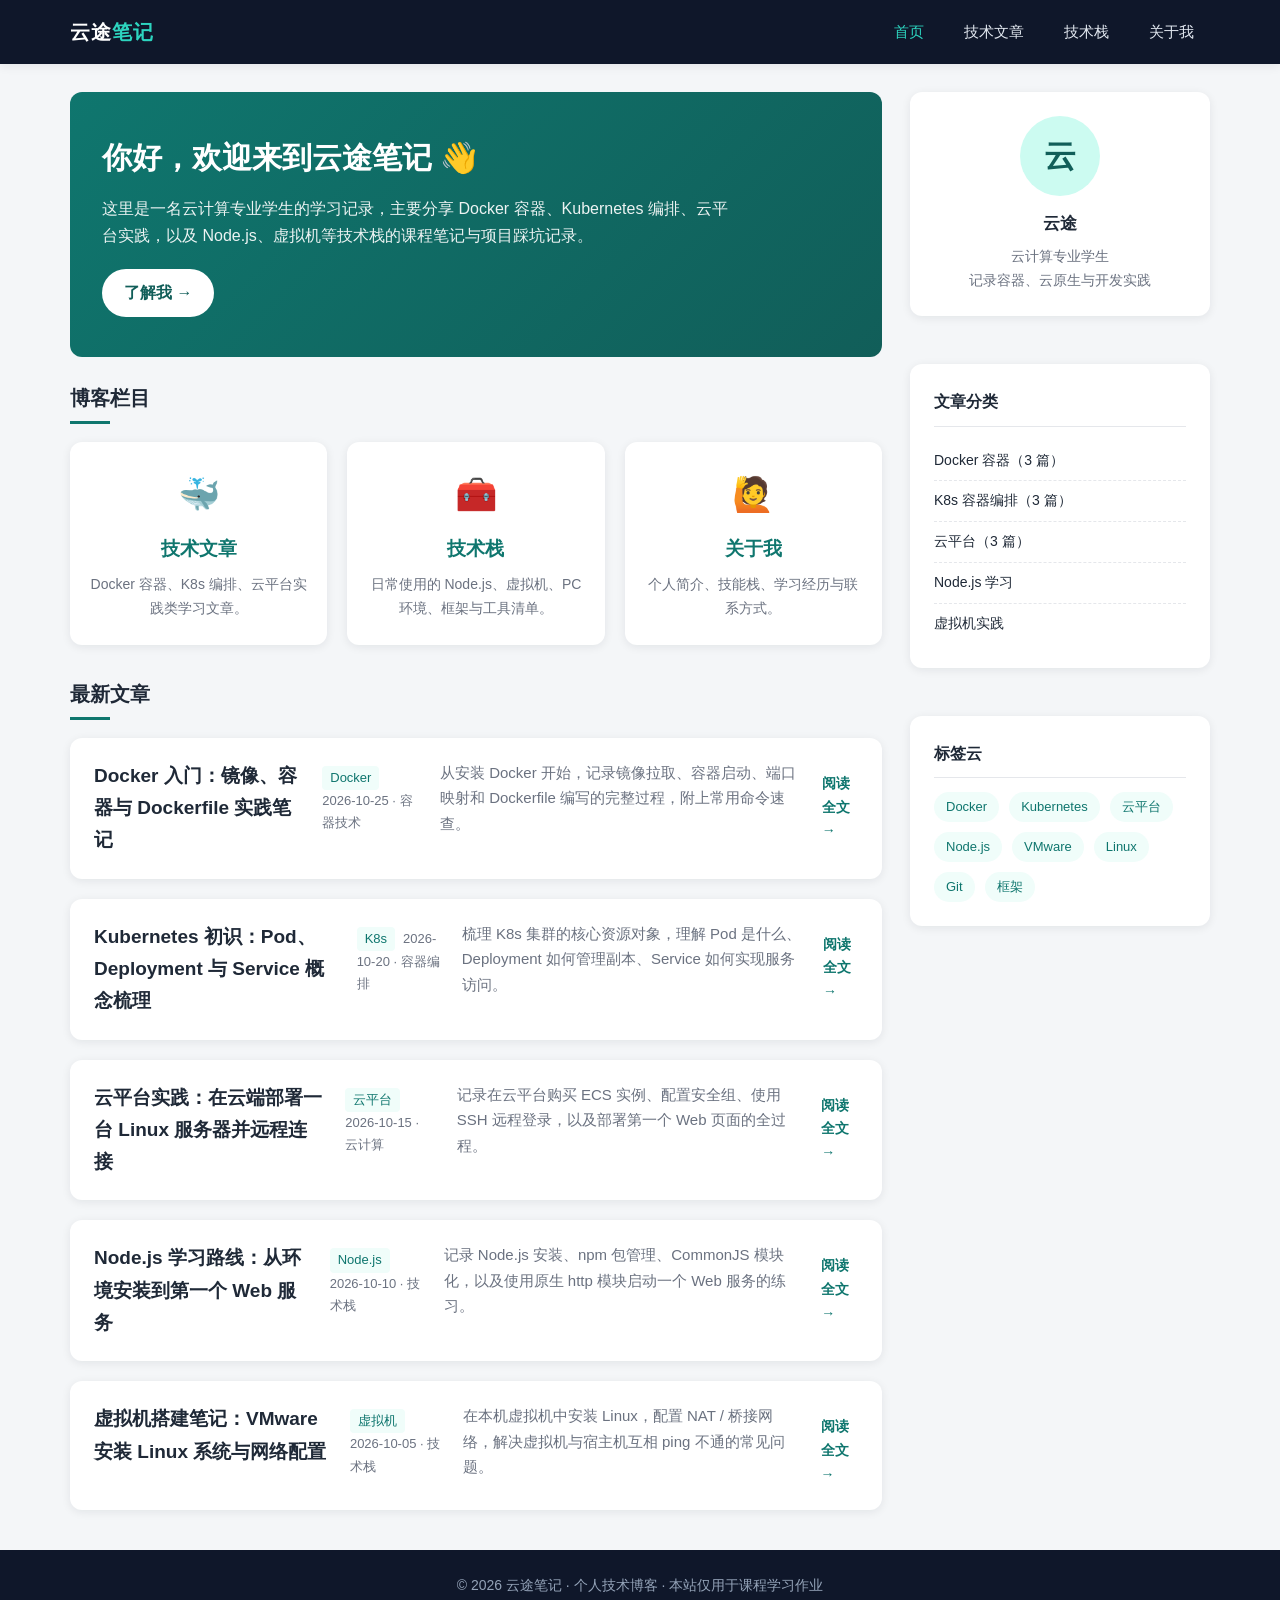
<file: index.html>
<!DOCTYPE html>
<html lang="zh-CN">
<head>
  <meta charset="UTF-8">
  <meta name="viewport" content="width=device-width, initial-scale=1.0">
  <title>云途笔记 - 个人技术博客</title>
  <link rel="stylesheet" href="css/style.css">
</head>
<body>

  <!-- 顶部导航 -->
  <header class="site-header">
    <div class="header-inner">
      <div class="logo">云途<span>笔记</span></div>
      <nav class="main-nav">
        <ul>
          <li><a href="index.html" class="active">首页</a></li>
          <li>
            <a href="posts/docker.html">技术文章</a>
            <ul class="dropdown-menu">
              <li><a href="posts/docker.html">1.1 Docker 容器</a></li>
              <li><a href="posts/k8s.html">1.2 K8s 容器编排</a></li>
              <li><a href="posts/cloud-platform.html">1.3 云平台</a></li>
            </ul>
          </li>
          <li>
            <a href="stack/node.html">技术栈</a>
            <ul class="dropdown-menu">
              <li><a href="stack/node.html">Node.js</a></li>
              <li><a href="stack/vm.html">虚拟机</a></li>
              <li><a href="stack/pc.html">PC 环境</a></li>
              <li><a href="stack/framework.html">开发框架</a></li>
              <li><a href="stack/tools.html">开发工具</a></li>
            </ul>
          </li>
          <li><a href="about.html">关于我</a></li>
        </ul>
      </nav>
    </div>
  </header>

  <div class="container">
    <!-- 主体内容 -->
    <main class="main-content">

      <!-- 欢迎区 -->
      <section class="hero">
        <h1>你好，欢迎来到云途笔记 👋</h1>
        <p>这里是一名云计算专业学生的学习记录，主要分享 Docker 容器、Kubernetes 编排、云平台实践，以及 Node.js、虚拟机等技术栈的课程笔记与项目踩坑记录。</p>
        <a class="btn" href="about.html">了解我 →</a>
      </section>

      <!-- 栏目入口 -->
      <h2 class="section-title">博客栏目</h2>
      <div class="category-grid">
        <div class="category-card">
          <div class="icon">🐳</div>
          <h3><a href="posts/docker.html">技术文章</a></h3>
          <p>Docker 容器、K8s 编排、云平台实践类学习文章。</p>
        </div>
        <div class="category-card">
          <div class="icon">🧰</div>
          <h3><a href="stack/node.html">技术栈</a></h3>
          <p>日常使用的 Node.js、虚拟机、PC 环境、框架与工具清单。</p>
        </div>
        <div class="category-card">
          <div class="icon">🙋</div>
          <h3><a href="about.html">关于我</a></h3>
          <p>个人简介、技能栈、学习经历与联系方式。</p>
        </div>
      </div>

      <!-- 最新文章 -->
      <h2 class="section-title" style="margin-top:32px;">最新文章</h2>
      <section class="post-list">

        <article class="post-card">
          <h3><a href="posts/docker.html">Docker 入门：镜像、容器与 Dockerfile 实践笔记</a></h3>
          <div class="meta"><span class="tag">Docker</span>2026-10-25 · 容器技术</div>
          <p>从安装 Docker 开始，记录镜像拉取、容器启动、端口映射和 Dockerfile 编写的完整过程，附上常用命令速查。</p>
          <a class="read-more" href="posts/docker.html">阅读全文 →</a>
        </article>

        <article class="post-card">
          <h3><a href="posts/k8s.html">Kubernetes 初识：Pod、Deployment 与 Service 概念梳理</a></h3>
          <div class="meta"><span class="tag">K8s</span>2026-10-20 · 容器编排</div>
          <p>梳理 K8s 集群的核心资源对象，理解 Pod 是什么、Deployment 如何管理副本、Service 如何实现服务访问。</p>
          <a class="read-more" href="posts/k8s.html">阅读全文 →</a>
        </article>

        <article class="post-card">
          <h3><a href="posts/cloud-platform.html">云平台实践：在云端部署一台 Linux 服务器并远程连接</a></h3>
          <div class="meta"><span class="tag">云平台</span>2026-10-15 · 云计算</div>
          <p>记录在云平台购买 ECS 实例、配置安全组、使用 SSH 远程登录，以及部署第一个 Web 页面的全过程。</p>
          <a class="read-more" href="posts/cloud-platform.html">阅读全文 →</a>
        </article>

        <article class="post-card">
          <h3><a href="stack/node.html">Node.js 学习路线：从环境安装到第一个 Web 服务</a></h3>
          <div class="meta"><span class="tag">Node.js</span>2026-10-10 · 技术栈</div>
          <p>记录 Node.js 安装、npm 包管理、CommonJS 模块化，以及使用原生 http 模块启动一个 Web 服务的练习。</p>
          <a class="read-more" href="stack/node.html">阅读全文 →</a>
        </article>

        <article class="post-card">
          <h3><a href="stack/vm.html">虚拟机搭建笔记：VMware 安装 Linux 系统与网络配置</a></h3>
          <div class="meta"><span class="tag">虚拟机</span>2026-10-05 · 技术栈</div>
          <p>在本机虚拟机中安装 Linux，配置 NAT / 桥接网络，解决虚拟机与宿主机互相 ping 不通的常见问题。</p>
          <a class="read-more" href="stack/vm.html">阅读全文 →</a>
        </article>

      </section>
    </main>

    <!-- 侧边栏 -->
    <aside class="sidebar">
      <div class="card">
        <div class="profile-avatar">云</div>
        <div class="profile-name">云途</div>
        <div class="profile-bio">云计算专业学生<br>记录容器、云原生与开发实践</div>
      </div>

      <div class="card">
        <h4>文章分类</h4>
        <ul>
          <li><a href="posts/docker.html">Docker 容器（3 篇）</a></li>
          <li><a href="posts/k8s.html">K8s 容器编排（3 篇）</a></li>
          <li><a href="posts/cloud-platform.html">云平台（3 篇）</a></li>
          <li><a href="stack/node.html">Node.js 学习</a></li>
          <li><a href="stack/vm.html">虚拟机实践</a></li>
        </ul>
      </div>

      <div class="card">
        <h4>标签云</h4>
        <div class="tag-cloud">
          <a href="posts/docker.html">Docker</a>
          <a href="posts/k8s.html">Kubernetes</a>
          <a href="posts/cloud-platform.html">云平台</a>
          <a href="stack/node.html">Node.js</a>
          <a href="stack/vm.html">VMware</a>
          <a href="stack/pc.html">Linux</a>
          <a href="stack/tools.html">Git</a>
          <a href="stack/framework.html">框架</a>
        </div>
      </div>
    </aside>
  </div>

  <footer class="site-footer">
    <p>© <span id="year"></span> 云途笔记 · 个人技术博客 · 本站仅用于课程学习作业</p>
  </footer>

  <script src="js/main.js"></script>
</body>
</html>
</file>
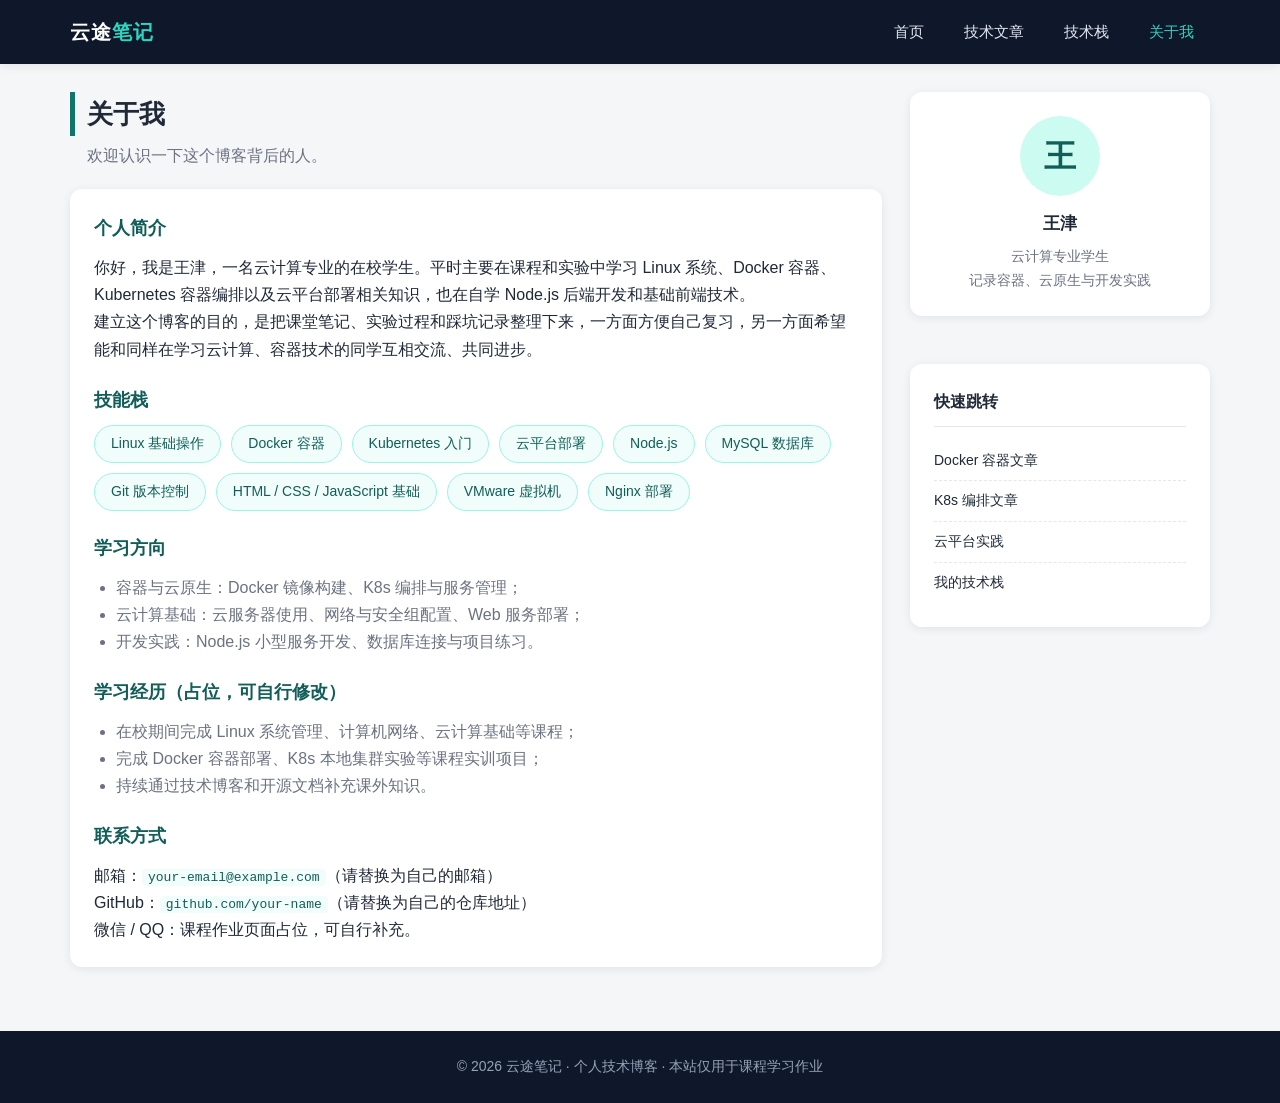
<file: about.html>
<!DOCTYPE html>
<html lang="zh-CN">
<head>
  <meta charset="UTF-8">
  <meta name="viewport" content="width=device-width, initial-scale=1.0">
  <title>关于我 - 云途笔记</title>
  <link rel="stylesheet" href="css/style.css">
</head>
<body>

  <header class="site-header">
    <div class="header-inner">
      <div class="logo">云途<span>笔记</span></div>
      <nav class="main-nav">
        <ul>
          <li><a href="index.html">首页</a></li>
          <li>
            <a href="posts/docker.html">技术文章</a>
            <ul class="dropdown-menu">
              <li><a href="posts/docker.html">1.1 Docker 容器</a></li>
              <li><a href="posts/k8s.html">1.2 K8s 容器编排</a></li>
              <li><a href="posts/cloud-platform.html">1.3 云平台</a></li>
            </ul>
          </li>
          <li>
            <a href="stack/node.html">技术栈</a>
            <ul class="dropdown-menu">
              <li><a href="stack/node.html">Node.js</a></li>
              <li><a href="stack/vm.html">虚拟机</a></li>
              <li><a href="stack/pc.html">PC 环境</a></li>
              <li><a href="stack/framework.html">开发框架</a></li>
              <li><a href="stack/tools.html">开发工具</a></li>
            </ul>
          </li>
          <li><a href="about.html" class="active">关于我</a></li>
        </ul>
      </nav>
    </div>
  </header>

  <div class="container">
    <main class="main-content">
      <h1 class="page-title">关于我</h1>
      <p class="page-desc">欢迎认识一下这个博客背后的人。</p>

      <div class="card">
        <div class="about-section">
          <h3>个人简介</h3>
          <p>你好，我是王津，一名云计算专业的在校学生。平时主要在课程和实验中学习 Linux 系统、Docker 容器、Kubernetes 容器编排以及云平台部署相关知识，也在自学 Node.js 后端开发和基础前端技术。</p>
          <p>建立这个博客的目的，是把课堂笔记、实验过程和踩坑记录整理下来，一方面方便自己复习，另一方面希望能和同样在学习云计算、容器技术的同学互相交流、共同进步。</p>
        </div>

        <div class="about-section">
          <h3>技能栈</h3>
          <div class="skill-list">
            <span>Linux 基础操作</span>
            <span>Docker 容器</span>
            <span>Kubernetes 入门</span>
            <span>云平台部署</span>
            <span>Node.js</span>
            <span>MySQL 数据库</span>
            <span>Git 版本控制</span>
            <span>HTML / CSS / JavaScript 基础</span>
            <span>VMware 虚拟机</span>
            <span>Nginx 部署</span>
          </div>
        </div>

        <div class="about-section">
          <h3>学习方向</h3>
          <ul style="padding-left:22px; color:var(--text-light);">
            <li>容器与云原生：Docker 镜像构建、K8s 编排与服务管理；</li>
            <li>云计算基础：云服务器使用、网络与安全组配置、Web 服务部署；</li>
            <li>开发实践：Node.js 小型服务开发、数据库连接与项目练习。</li>
          </ul>
        </div>

        <div class="about-section">
          <h3>学习经历（占位，可自行修改）</h3>
          <ul style="padding-left:22px; color:var(--text-light);">
            <li>在校期间完成 Linux 系统管理、计算机网络、云计算基础等课程；</li>
            <li>完成 Docker 容器部署、K8s 本地集群实验等课程实训项目；</li>
            <li>持续通过技术博客和开源文档补充课外知识。</li>
          </ul>
        </div>

        <div class="about-section" style="margin-bottom:0;">
          <h3>联系方式</h3>
          <p>邮箱：<code>your-email@example.com</code>（请替换为自己的邮箱）<br>
          GitHub：<code>github.com/your-name</code>（请替换为自己的仓库地址）<br>
          微信 / QQ：课程作业页面占位，可自行补充。</p>
        </div>
      </div>
    </main>

    <aside class="sidebar">
      <div class="card">
        <div class="profile-avatar">王</div>
        <div class="profile-name">王津</div>
        <div class="profile-bio">云计算专业学生<br>记录容器、云原生与开发实践</div>
      </div>

      <div class="card">
        <h4>快速跳转</h4>
        <ul>
          <li><a href="posts/docker.html">Docker 容器文章</a></li>
          <li><a href="posts/k8s.html">K8s 编排文章</a></li>
          <li><a href="posts/cloud-platform.html">云平台实践</a></li>
          <li><a href="stack/node.html">我的技术栈</a></li>
        </ul>
      </div>
    </aside>
  </div>

  <footer class="site-footer">
    <p>© <span id="year"></span> 云途笔记 · 个人技术博客 · 本站仅用于课程学习作业</p>
  </footer>

  <script src="js/main.js"></script>
</body>
</html>
</file>
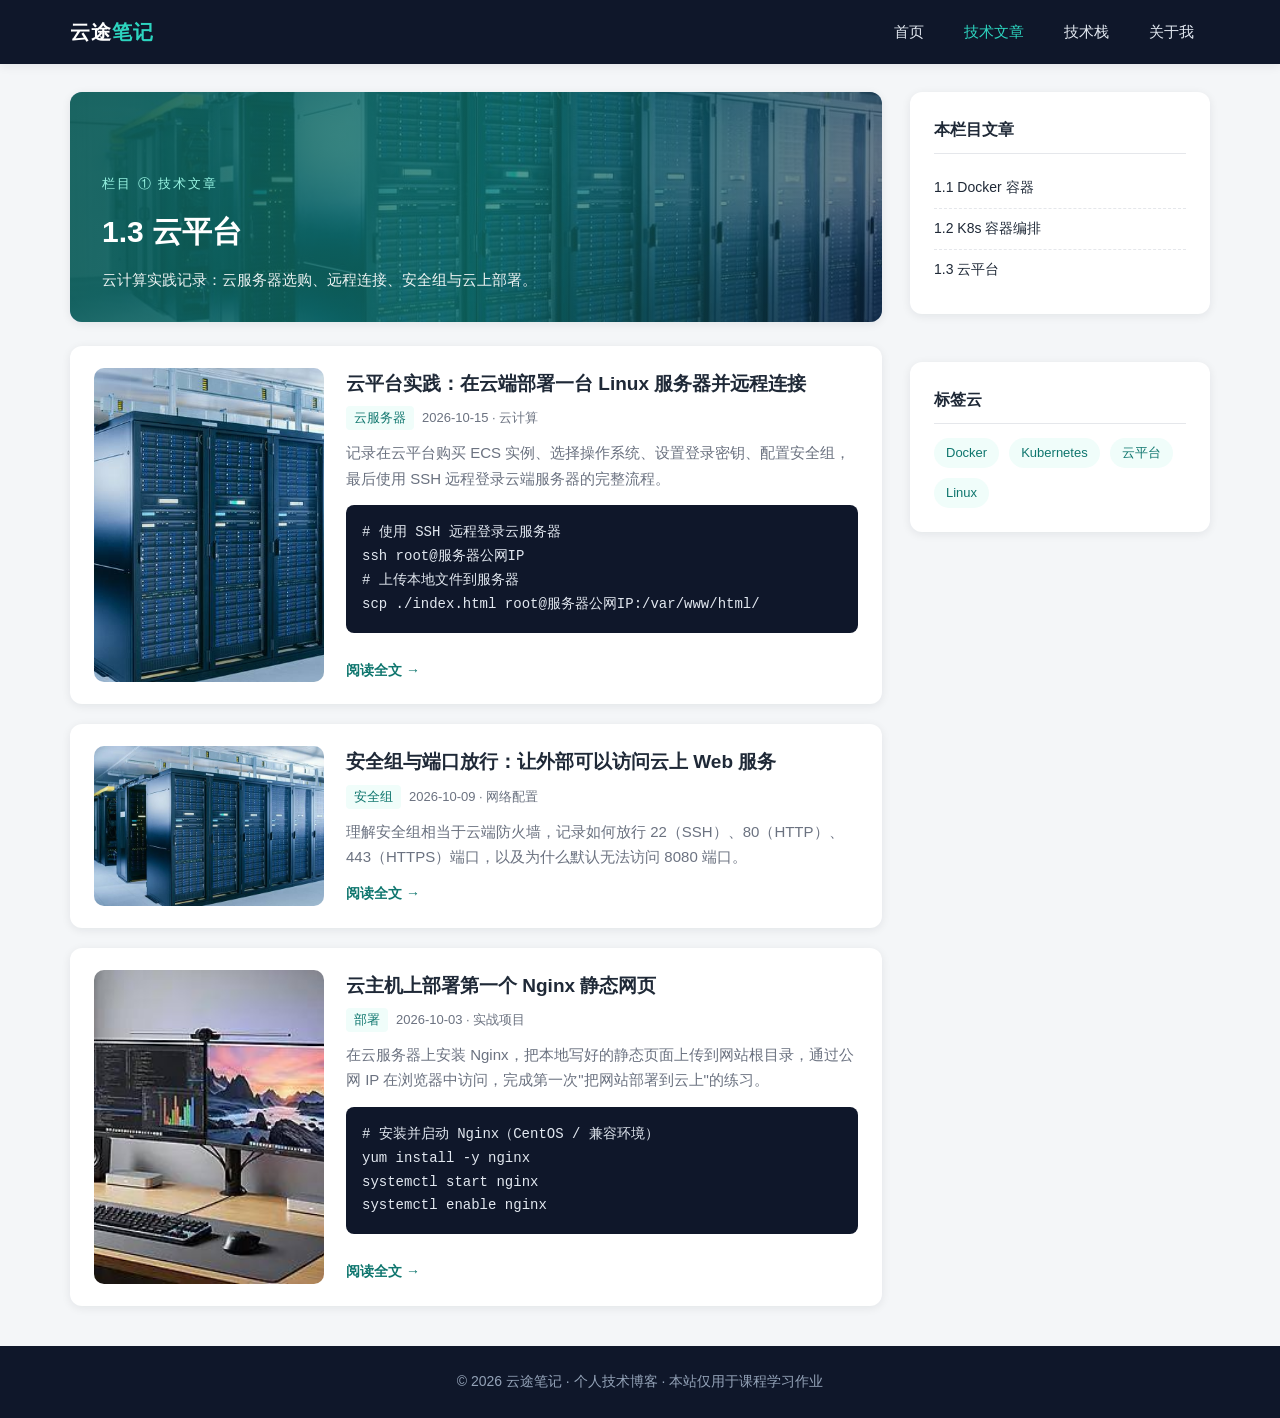
<file: posts/cloud-platform.html>
<!DOCTYPE html>
<html lang="zh-CN">
<head>
  <meta charset="UTF-8">
  <meta name="viewport" content="width=device-width, initial-scale=1.0">
  <title>云平台 - 云途笔记</title>
  <link rel="stylesheet" href="../css/style.css">
</head>
<body>

  <header class="site-header">
    <div class="header-inner">
      <div class="logo">云途<span>笔记</span></div>
      <nav class="main-nav">
        <ul>
          <li><a href="../index.html">首页</a></li>
          <li>
            <a href="cloud-platform.html" class="active">技术文章</a>
            <ul class="dropdown-menu">
              <li><a href="docker.html">1.1 Docker 容器</a></li>
              <li><a href="k8s.html">1.2 K8s 容器编排</a></li>
              <li><a href="cloud-platform.html">1.3 云平台</a></li>
            </ul>
          </li>
          <li>
            <a href="../stack/node.html">技术栈</a>
            <ul class="dropdown-menu">
              <li><a href="../stack/node.html">Node.js</a></li>
              <li><a href="../stack/vm.html">虚拟机</a></li>
              <li><a href="../stack/pc.html">PC 环境</a></li>
              <li><a href="../stack/framework.html">开发框架</a></li>
              <li><a href="../stack/tools.html">开发工具</a></li>
            </ul>
          </li>
          <li><a href="../about.html">关于我</a></li>
        </ul>
      </nav>
    </div>
  </header>

  <div class="container">
    <main class="main-content">

      <div class="page-banner">
        <img class="banner-bg" src="[data-uri]" alt="云端服务器机房">
        <div class="banner-mask"></div>
        <div class="banner-text">
          <span class="crumb">栏目 ① 技术文章</span>
          <h1>1.3 云平台</h1>
          <p>云计算实践记录：云服务器选购、远程连接、安全组与云上部署。</p>
        </div>
      </div>

      <section class="post-list">

        <article class="post-card">
          <div class="thumb">
            <img src="[data-uri]" alt="云服务器远程连接">
          </div>
          <div class="card-body">
            <h3><a href="#">云平台实践：在云端部署一台 Linux 服务器并远程连接</a></h3>
            <div class="meta"><span class="tag">云服务器</span>2026-10-15 · 云计算</div>
            <p>记录在云平台购买 ECS 实例、选择操作系统、设置登录密钥、配置安全组，最后使用 SSH 远程登录云端服务器的完整流程。</p>
            <pre># 使用 SSH 远程登录云服务器
ssh root@服务器公网IP
# 上传本地文件到服务器
scp ./index.html root@服务器公网IP:/var/www/html/</pre>
            <a class="read-more" href="#">阅读全文 →</a>
          </div>
        </article>

        <article class="post-card">
          <div class="thumb">
            <img src="[data-uri]" alt="安全组与端口放行">
          </div>
          <div class="card-body">
            <h3><a href="#">安全组与端口放行：让外部可以访问云上 Web 服务</a></h3>
            <div class="meta"><span class="tag">安全组</span>2026-10-09 · 网络配置</div>
            <p>理解安全组相当于云端防火墙，记录如何放行 22（SSH）、80（HTTP）、443（HTTPS）端口，以及为什么默认无法访问 8080 端口。</p>
            <a class="read-more" href="#">阅读全文 →</a>
          </div>
        </article>

        <article class="post-card">
          <div class="thumb">
            <img src="[data-uri]" alt="Nginx 静态网页部署">
          </div>
          <div class="card-body">
            <h3><a href="#">云主机上部署第一个 Nginx 静态网页</a></h3>
            <div class="meta"><span class="tag">部署</span>2026-10-03 · 实战项目</div>
            <p>在云服务器上安装 Nginx，把本地写好的静态页面上传到网站根目录，通过公网 IP 在浏览器中访问，完成第一次"把网站部署到云上"的练习。</p>
            <pre># 安装并启动 Nginx（CentOS / 兼容环境）
yum install -y nginx
systemctl start nginx
systemctl enable nginx</pre>
            <a class="read-more" href="#">阅读全文 →</a>
          </div>
        </article>

      </section>
    </main>

    <aside class="sidebar">
      <div class="card">
        <h4>本栏目文章</h4>
        <ul>
          <li><a href="docker.html">1.1 Docker 容器</a></li>
          <li><a href="k8s.html">1.2 K8s 容器编排</a></li>
          <li><a href="cloud-platform.html">1.3 云平台</a></li>
        </ul>
      </div>
      <div class="card">
        <h4>标签云</h4>
        <div class="tag-cloud">
          <a href="docker.html">Docker</a>
          <a href="k8s.html">Kubernetes</a>
          <a href="cloud-platform.html">云平台</a>
          <a href="../stack/vm.html">Linux</a>
        </div>
      </div>
    </aside>
  </div>

  <footer class="site-footer">
    <p>© <span id="year"></span> 云途笔记 · 个人技术博客 · 本站仅用于课程学习作业</p>
  </footer>

  <script src="../js/main.js"></script>
</body>
</html>
</file>
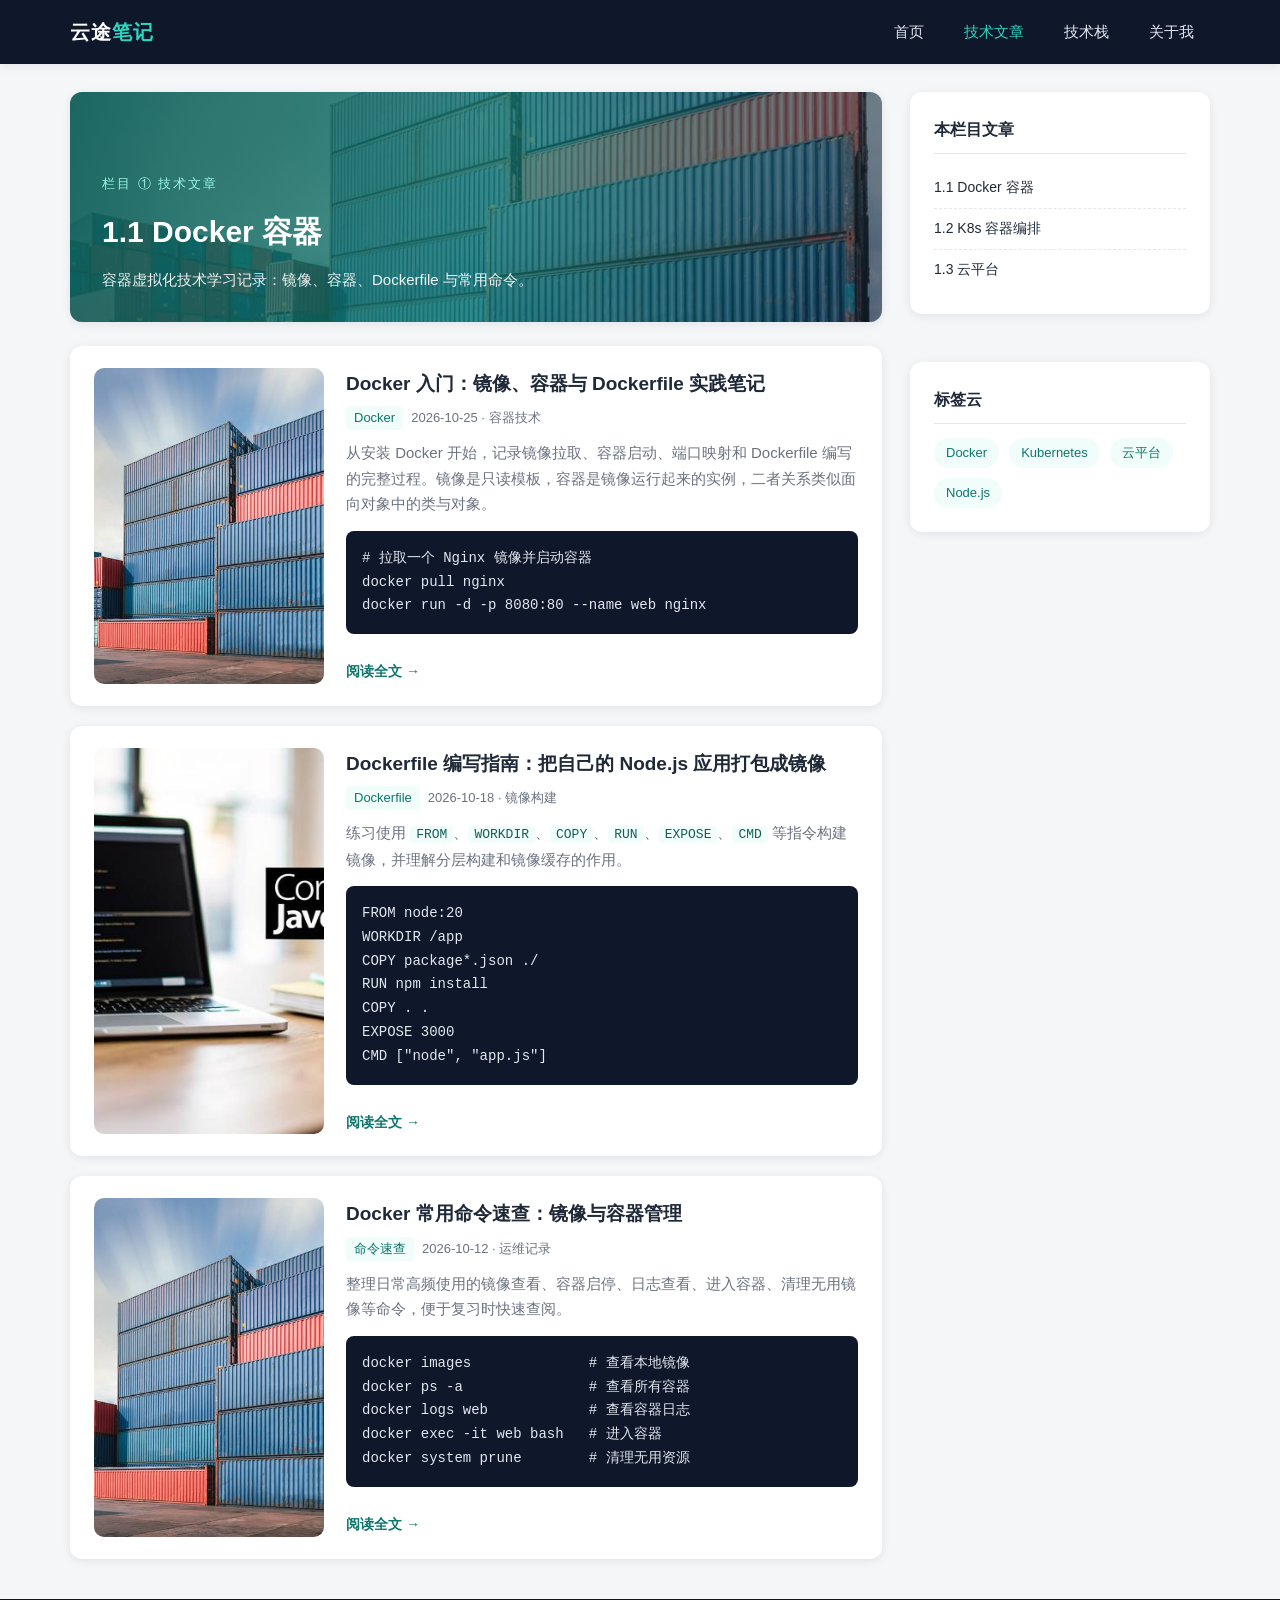
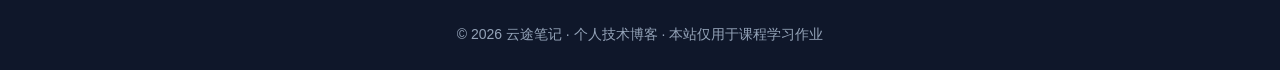
<file: posts/docker.html>
<!DOCTYPE html>
<html lang="zh-CN">
<head>
  <meta charset="UTF-8">
  <meta name="viewport" content="width=device-width, initial-scale=1.0">
  <title>Docker 容器 - 云途笔记</title>
  <link rel="stylesheet" href="../css/style.css">
</head>
<body>

  <header class="site-header">
    <div class="header-inner">
      <div class="logo">云途<span>笔记</span></div>
      <nav class="main-nav">
        <ul>
          <li><a href="../index.html">首页</a></li>
          <li>
            <a href="docker.html" class="active">技术文章</a>
            <ul class="dropdown-menu">
              <li><a href="docker.html">1.1 Docker 容器</a></li>
              <li><a href="k8s.html">1.2 K8s 容器编排</a></li>
              <li><a href="cloud-platform.html">1.3 云平台</a></li>
            </ul>
          </li>
          <li>
            <a href="../stack/node.html">技术栈</a>
            <ul class="dropdown-menu">
              <li><a href="../stack/node.html">Node.js</a></li>
              <li><a href="../stack/vm.html">虚拟机</a></li>
              <li><a href="../stack/pc.html">PC 环境</a></li>
              <li><a href="../stack/framework.html">开发框架</a></li>
              <li><a href="../stack/tools.html">开发工具</a></li>
            </ul>
          </li>
          <li><a href="../about.html">关于我</a></li>
        </ul>
      </nav>
    </div>
  </header>

  <div class="container">
    <main class="main-content">

      <div class="page-banner">
        <img class="banner-bg" src="[data-uri]" alt="集装箱港口">
        <div class="banner-mask"></div>
        <div class="banner-text">
          <span class="crumb">栏目 ① 技术文章</span>
          <h1>1.1 Docker 容器</h1>
          <p>容器虚拟化技术学习记录：镜像、容器、Dockerfile 与常用命令。</p>
        </div>
      </div>

      <section class="post-list">

        <article class="post-card">
          <div class="thumb">
            <img src="[data-uri]" alt="Docker 镜像与容器">
          </div>
          <div class="card-body">
            <h3><a href="#">Docker 入门：镜像、容器与 Dockerfile 实践笔记</a></h3>
            <div class="meta"><span class="tag">Docker</span>2026-10-25 · 容器技术</div>
            <p>从安装 Docker 开始，记录镜像拉取、容器启动、端口映射和 Dockerfile 编写的完整过程。镜像是只读模板，容器是镜像运行起来的实例，二者关系类似面向对象中的类与对象。</p>
            <pre># 拉取一个 Nginx 镜像并启动容器
docker pull nginx
docker run -d -p 8080:80 --name web nginx</pre>
            <a class="read-more" href="#">阅读全文 →</a>
          </div>
        </article>

        <article class="post-card">
          <div class="thumb">
            <img src="[data-uri]" alt="Node.js 应用打包镜像">
          </div>
          <div class="card-body">
            <h3><a href="#">Dockerfile 编写指南：把自己的 Node.js 应用打包成镜像</a></h3>
            <div class="meta"><span class="tag">Dockerfile</span>2026-10-18 · 镜像构建</div>
            <p>练习使用 <code>FROM</code>、<code>WORKDIR</code>、<code>COPY</code>、<code>RUN</code>、<code>EXPOSE</code>、<code>CMD</code> 等指令构建镜像，并理解分层构建和镜像缓存的作用。</p>
            <pre>FROM node:20
WORKDIR /app
COPY package*.json ./
RUN npm install
COPY . .
EXPOSE 3000
CMD ["node", "app.js"]</pre>
            <a class="read-more" href="#">阅读全文 →</a>
          </div>
        </article>

        <article class="post-card">
          <div class="thumb">
            <img src="[data-uri]" alt="Docker 命令速查">
          </div>
          <div class="card-body">
            <h3><a href="#">Docker 常用命令速查：镜像与容器管理</a></h3>
            <div class="meta"><span class="tag">命令速查</span>2026-10-12 · 运维记录</div>
            <p>整理日常高频使用的镜像查看、容器启停、日志查看、进入容器、清理无用镜像等命令，便于复习时快速查阅。</p>
            <pre>docker images              # 查看本地镜像
docker ps -a               # 查看所有容器
docker logs web            # 查看容器日志
docker exec -it web bash   # 进入容器
docker system prune        # 清理无用资源</pre>
            <a class="read-more" href="#">阅读全文 →</a>
          </div>
        </article>

      </section>
    </main>

    <aside class="sidebar">
      <div class="card">
        <h4>本栏目文章</h4>
        <ul>
          <li><a href="docker.html">1.1 Docker 容器</a></li>
          <li><a href="k8s.html">1.2 K8s 容器编排</a></li>
          <li><a href="cloud-platform.html">1.3 云平台</a></li>
        </ul>
      </div>
      <div class="card">
        <h4>标签云</h4>
        <div class="tag-cloud">
          <a href="docker.html">Docker</a>
          <a href="k8s.html">Kubernetes</a>
          <a href="cloud-platform.html">云平台</a>
          <a href="../stack/node.html">Node.js</a>
        </div>
      </div>
    </aside>
  </div>

  <footer class="site-footer">
    <p>© <span id="year"></span> 云途笔记 · 个人技术博客 · 本站仅用于课程学习作业</p>
  </footer>

  <script src="../js/main.js"></script>
</body>
</html>
</file>
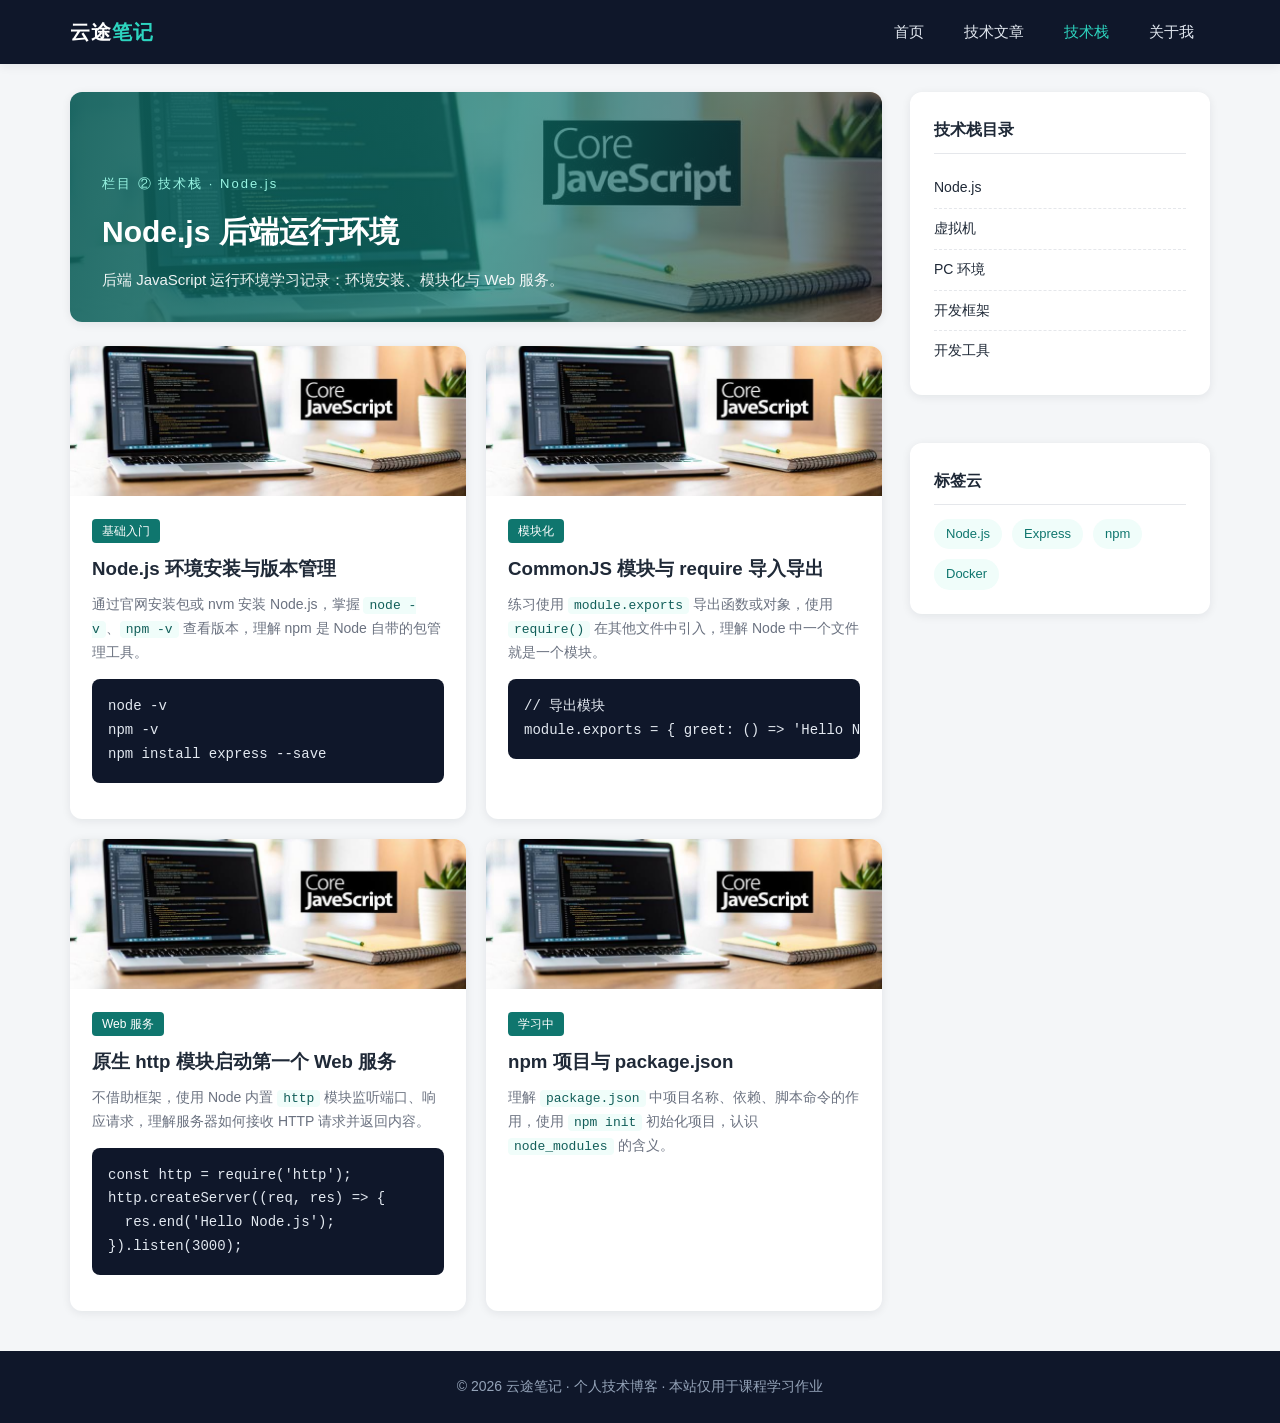
<file: stack/node.html>
<!DOCTYPE html>
<html lang="zh-CN">
<head>
  <meta charset="UTF-8">
  <meta name="viewport" content="width=device-width, initial-scale=1.0">
  <title>Node.js - 技术栈 · 云途笔记</title>
  <link rel="stylesheet" href="../css/style.css">
</head>
<body>

  <header class="site-header">
    <div class="header-inner">
      <div class="logo">云途<span>笔记</span></div>
      <nav class="main-nav">
        <ul>
          <li><a href="../index.html">首页</a></li>
          <li>
            <a href="../posts/docker.html">技术文章</a>
            <ul class="dropdown-menu">
              <li><a href="../posts/docker.html">1.1 Docker 容器</a></li>
              <li><a href="../posts/k8s.html">1.2 K8s 容器编排</a></li>
              <li><a href="../posts/cloud-platform.html">1.3 云平台</a></li>
            </ul>
          </li>
          <li>
            <a href="node.html" class="active">技术栈</a>
            <ul class="dropdown-menu">
              <li><a href="node.html">Node.js</a></li>
              <li><a href="vm.html">虚拟机</a></li>
              <li><a href="pc.html">PC 环境</a></li>
              <li><a href="framework.html">开发框架</a></li>
              <li><a href="tools.html">开发工具</a></li>
            </ul>
          </li>
          <li><a href="../about.html">关于我</a></li>
        </ul>
      </nav>
    </div>
  </header>

  <div class="container">
    <main class="main-content">

      <div class="page-banner">
        <img class="banner-bg" src="[data-uri]" alt="Node.js 代码开发">
        <div class="banner-mask"></div>
        <div class="banner-text">
          <span class="crumb">栏目 ② 技术栈 · Node.js</span>
          <h1>Node.js 后端运行环境</h1>
          <p>后端 JavaScript 运行环境学习记录：环境安装、模块化与 Web 服务。</p>
        </div>
      </div>

      <div class="stack-grid">
        <div class="stack-item">
          <img class="card-cover" src="[data-uri]" alt="Node.js 环境安装">
          <div class="card-body">
            <span class="level">基础入门</span>
            <h3>Node.js 环境安装与版本管理</h3>
            <p>通过官网安装包或 nvm 安装 Node.js，掌握 <code>node -v</code>、<code>npm -v</code> 查看版本，理解 npm 是 Node 自带的包管理工具。</p>
            <pre>node -v
npm -v
npm install express --save</pre>
          </div>
        </div>

        <div class="stack-item">
          <img class="card-cover" src="[data-uri]" alt="CommonJS 模块化">
          <div class="card-body">
            <span class="level">模块化</span>
            <h3>CommonJS 模块与 require 导入导出</h3>
            <p>练习使用 <code>module.exports</code> 导出函数或对象，使用 <code>require()</code> 在其他文件中引入，理解 Node 中一个文件就是一个模块。</p>
            <pre>// 导出模块
module.exports = { greet: () => 'Hello Node' };</pre>
          </div>
        </div>

        <div class="stack-item">
          <img class="card-cover" src="[data-uri]" alt="原生 http 模块">
          <div class="card-body">
            <span class="level">Web 服务</span>
            <h3>原生 http 模块启动第一个 Web 服务</h3>
            <p>不借助框架，使用 Node 内置 <code>http</code> 模块监听端口、响应请求，理解服务器如何接收 HTTP 请求并返回内容。</p>
            <pre>const http = require('http');
http.createServer((req, res) => {
  res.end('Hello Node.js');
}).listen(3000);</pre>
          </div>
        </div>

        <div class="stack-item">
          <img class="card-cover" src="[data-uri]" alt="npm 项目管理">
          <div class="card-body">
            <span class="level">学习中</span>
            <h3>npm 项目与 package.json</h3>
            <p>理解 <code>package.json</code> 中项目名称、依赖、脚本命令的作用，使用 <code>npm init</code> 初始化项目，认识 <code>node_modules</code> 的含义。</p>
          </div>
        </div>
      </div>
    </main>

    <aside class="sidebar">
      <div class="card">
        <h4>技术栈目录</h4>
        <ul>
          <li><a href="node.html">Node.js</a></li>
          <li><a href="vm.html">虚拟机</a></li>
          <li><a href="pc.html">PC 环境</a></li>
          <li><a href="framework.html">开发框架</a></li>
          <li><a href="tools.html">开发工具</a></li>
        </ul>
      </div>
      <div class="card">
        <h4>标签云</h4>
        <div class="tag-cloud">
          <a href="node.html">Node.js</a>
          <a href="framework.html">Express</a>
          <a href="tools.html">npm</a>
          <a href="../posts/docker.html">Docker</a>
        </div>
      </div>
    </aside>
  </div>

  <footer class="site-footer">
    <p>© <span id="year"></span> 云途笔记 · 个人技术博客 · 本站仅用于课程学习作业</p>
  </footer>

  <script src="../js/main.js"></script>
</body>
</html>
</file>
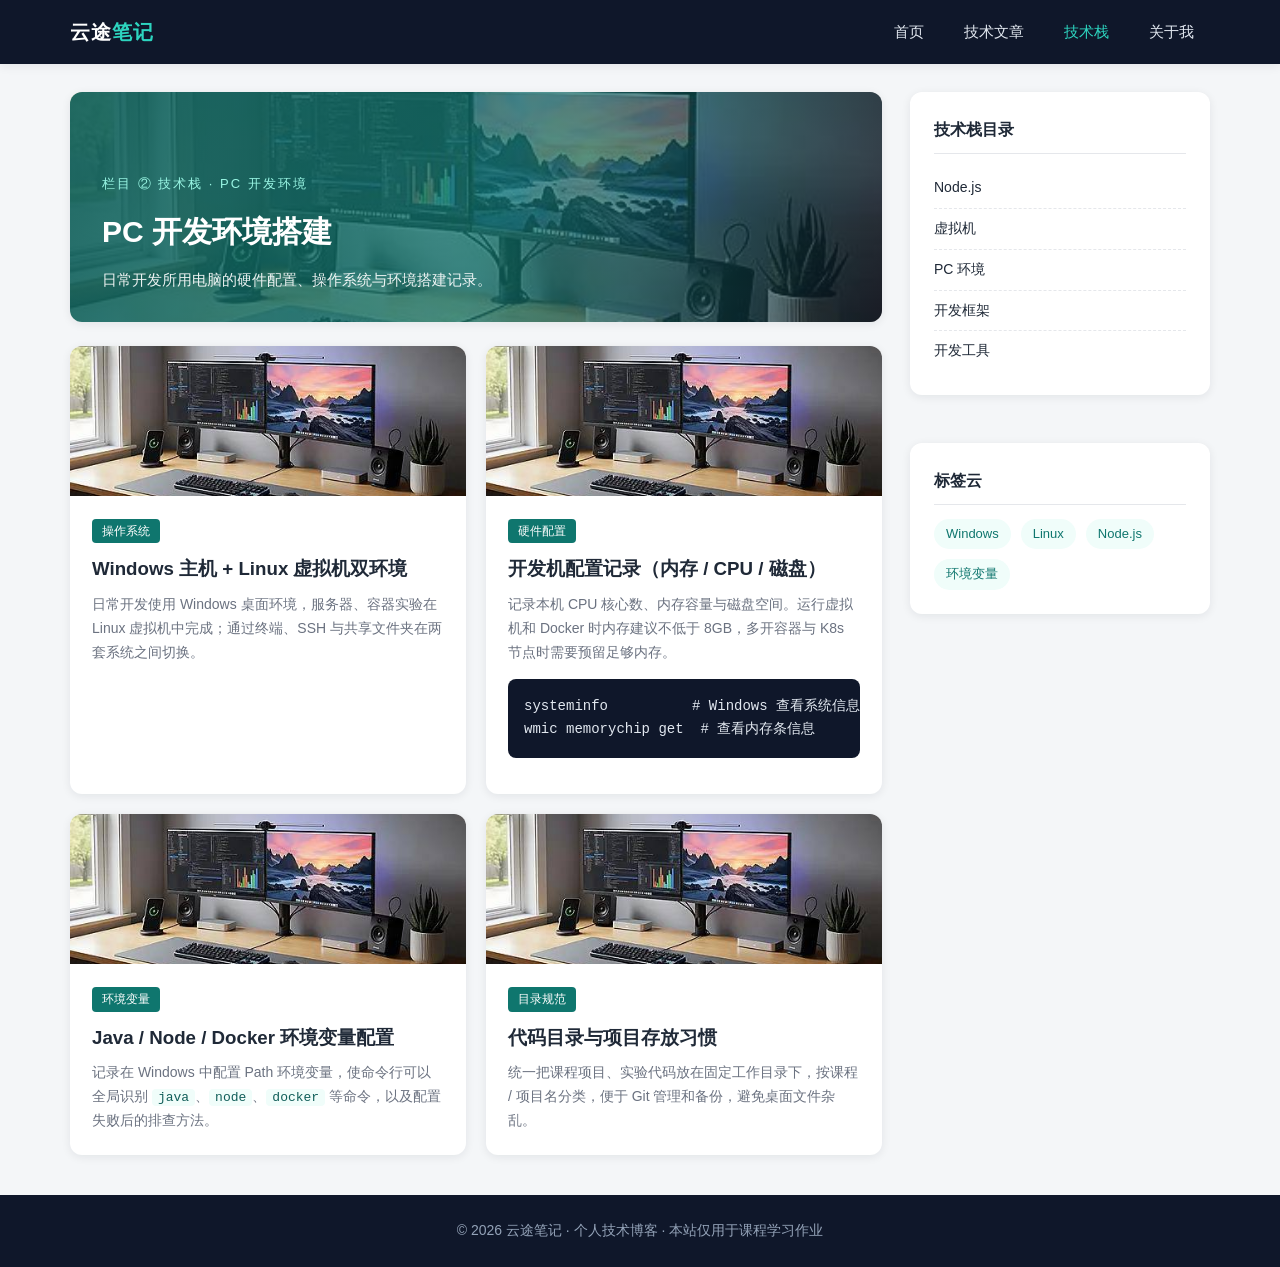
<file: stack/pc.html>
<!DOCTYPE html>
<html lang="zh-CN">
<head>
  <meta charset="UTF-8">
  <meta name="viewport" content="width=device-width, initial-scale=1.0">
  <title>PC 环境 - 技术栈 · 云途笔记</title>
  <link rel="stylesheet" href="../css/style.css">
</head>
<body>

  <header class="site-header">
    <div class="header-inner">
      <div class="logo">云途<span>笔记</span></div>
      <nav class="main-nav">
        <ul>
          <li><a href="../index.html">首页</a></li>
          <li>
            <a href="../posts/docker.html">技术文章</a>
            <ul class="dropdown-menu">
              <li><a href="../posts/docker.html">1.1 Docker 容器</a></li>
              <li><a href="../posts/k8s.html">1.2 K8s 容器编排</a></li>
              <li><a href="../posts/cloud-platform.html">1.3 云平台</a></li>
            </ul>
          </li>
          <li>
            <a href="pc.html" class="active">技术栈</a>
            <ul class="dropdown-menu">
              <li><a href="node.html">Node.js</a></li>
              <li><a href="vm.html">虚拟机</a></li>
              <li><a href="pc.html">PC 环境</a></li>
              <li><a href="framework.html">开发框架</a></li>
              <li><a href="tools.html">开发工具</a></li>
            </ul>
          </li>
          <li><a href="../about.html">关于我</a></li>
        </ul>
      </nav>
    </div>
  </header>

  <div class="container">
    <main class="main-content">

      <div class="page-banner">
        <img class="banner-bg" src="[data-uri]" alt="开发者桌面工作站">
        <div class="banner-mask"></div>
        <div class="banner-text">
          <span class="crumb">栏目 ② 技术栈 · PC 开发环境</span>
          <h1>PC 开发环境搭建</h1>
          <p>日常开发所用电脑的硬件配置、操作系统与环境搭建记录。</p>
        </div>
      </div>

      <div class="stack-grid">
        <div class="stack-item">
          <img class="card-cover" src="[data-uri]" alt="操作系统双环境">
          <div class="card-body">
            <span class="level">操作系统</span>
            <h3>Windows 主机 + Linux 虚拟机双环境</h3>
            <p>日常开发使用 Windows 桌面环境，服务器、容器实验在 Linux 虚拟机中完成；通过终端、SSH 与共享文件夹在两套系统之间切换。</p>
          </div>
        </div>

        <div class="stack-item">
          <img class="card-cover" src="[data-uri]" alt="开发机硬件配置">
          <div class="card-body">
            <span class="level">硬件配置</span>
            <h3>开发机配置记录（内存 / CPU / 磁盘）</h3>
            <p>记录本机 CPU 核心数、内存容量与磁盘空间。运行虚拟机和 Docker 时内存建议不低于 8GB，多开容器与 K8s 节点时需要预留足够内存。</p>
            <pre>systeminfo          # Windows 查看系统信息
wmic memorychip get  # 查看内存条信息</pre>
          </div>
        </div>

        <div class="stack-item">
          <img class="card-cover" src="[data-uri]" alt="环境变量配置">
          <div class="card-body">
            <span class="level">环境变量</span>
            <h3>Java / Node / Docker 环境变量配置</h3>
            <p>记录在 Windows 中配置 Path 环境变量，使命令行可以全局识别 <code>java</code>、<code>node</code>、<code>docker</code> 等命令，以及配置失败后的排查方法。</p>
          </div>
        </div>

        <div class="stack-item">
          <img class="card-cover" src="[data-uri]" alt="代码目录规范">
          <div class="card-body">
            <span class="level">目录规范</span>
            <h3>代码目录与项目存放习惯</h3>
            <p>统一把课程项目、实验代码放在固定工作目录下，按课程 / 项目名分类，便于 Git 管理和备份，避免桌面文件杂乱。</p>
          </div>
        </div>
      </div>
    </main>

    <aside class="sidebar">
      <div class="card">
        <h4>技术栈目录</h4>
        <ul>
          <li><a href="node.html">Node.js</a></li>
          <li><a href="vm.html">虚拟机</a></li>
          <li><a href="pc.html">PC 环境</a></li>
          <li><a href="framework.html">开发框架</a></li>
          <li><a href="tools.html">开发工具</a></li>
        </ul>
      </div>
      <div class="card">
        <h4>标签云</h4>
        <div class="tag-cloud">
          <a href="pc.html">Windows</a>
          <a href="vm.html">Linux</a>
          <a href="node.html">Node.js</a>
          <a href="tools.html">环境变量</a>
        </div>
      </div>
    </aside>
  </div>

  <footer class="site-footer">
    <p>© <span id="year"></span> 云途笔记 · 个人技术博客 · 本站仅用于课程学习作业</p>
  </footer>

  <script src="../js/main.js"></script>
</body>
</html>
</file>
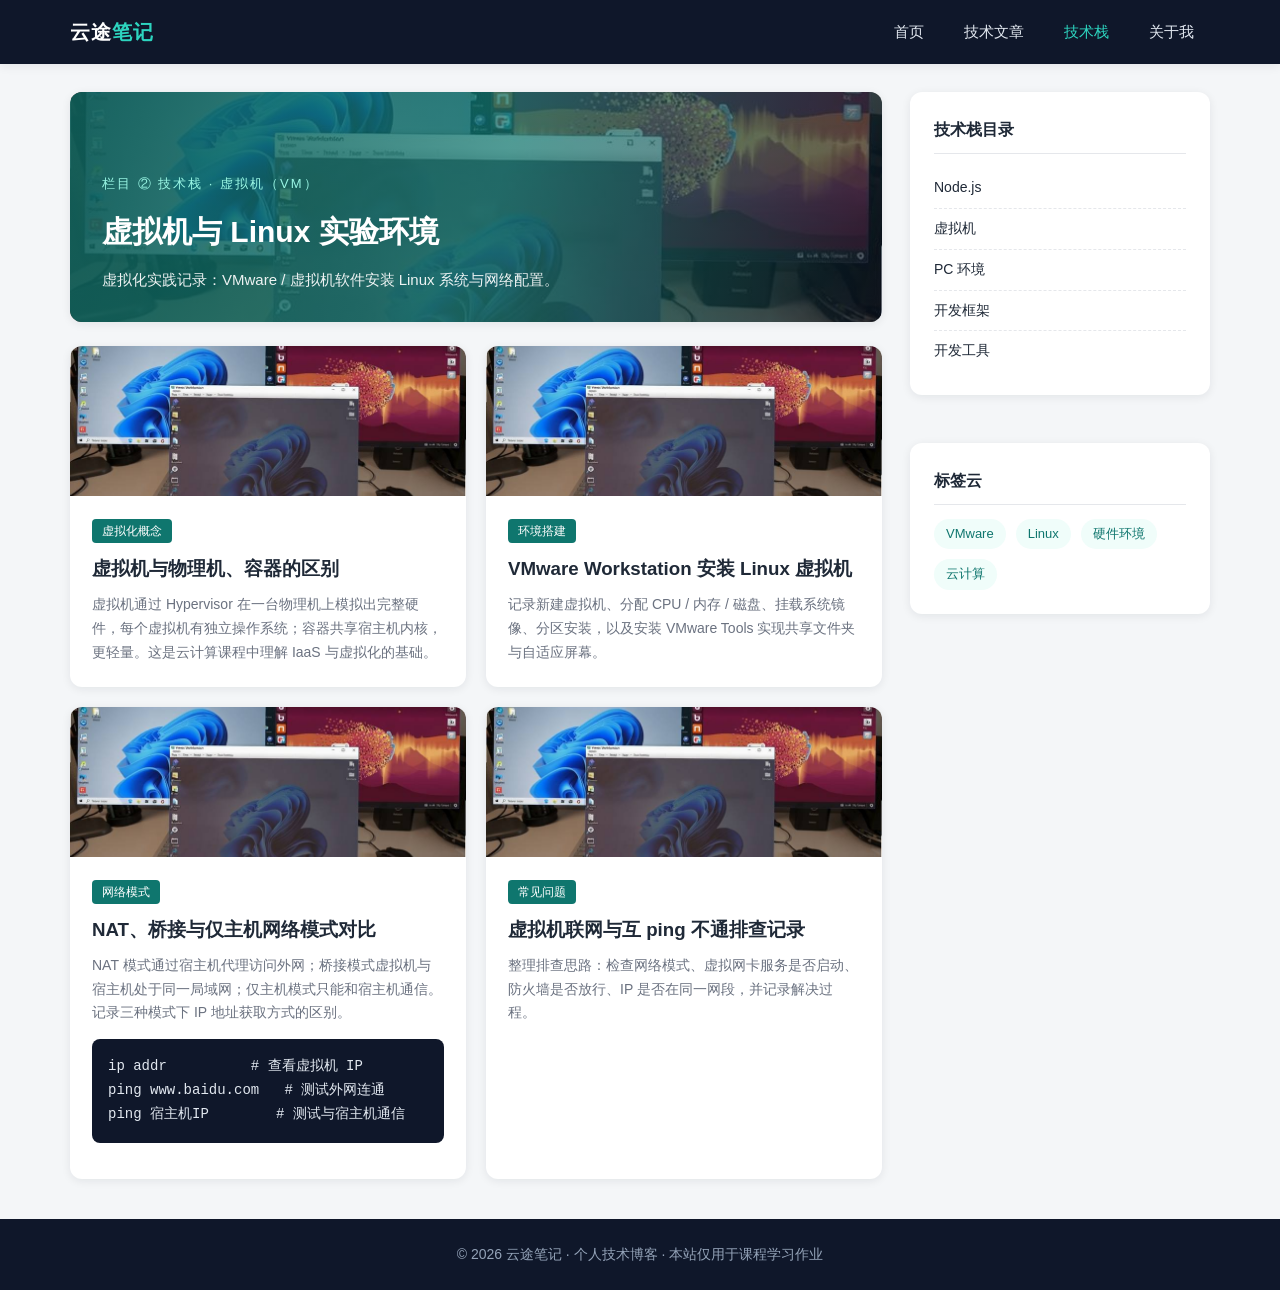
<file: stack/vm.html>
<!DOCTYPE html>
<html lang="zh-CN">
<head>
  <meta charset="UTF-8">
  <meta name="viewport" content="width=device-width, initial-scale=1.0">
  <title>虚拟机 - 技术栈 · 云途笔记</title>
  <link rel="stylesheet" href="../css/style.css">
</head>
<body>

  <header class="site-header">
    <div class="header-inner">
      <div class="logo">云途<span>笔记</span></div>
      <nav class="main-nav">
        <ul>
          <li><a href="../index.html">首页</a></li>
          <li>
            <a href="../posts/docker.html">技术文章</a>
            <ul class="dropdown-menu">
              <li><a href="../posts/docker.html">1.1 Docker 容器</a></li>
              <li><a href="../posts/k8s.html">1.2 K8s 容器编排</a></li>
              <li><a href="../posts/cloud-platform.html">1.3 云平台</a></li>
            </ul>
          </li>
          <li>
            <a href="vm.html" class="active">技术栈</a>
            <ul class="dropdown-menu">
              <li><a href="node.html">Node.js</a></li>
              <li><a href="vm.html">虚拟机</a></li>
              <li><a href="pc.html">PC 环境</a></li>
              <li><a href="framework.html">开发框架</a></li>
              <li><a href="tools.html">开发工具</a></li>
            </ul>
          </li>
          <li><a href="../about.html">关于我</a></li>
        </ul>
      </nav>
    </div>
  </header>

  <div class="container">
    <main class="main-content">

      <div class="page-banner">
        <img class="banner-bg" src="[data-uri]" alt="多系统虚拟机窗口">
        <div class="banner-mask"></div>
        <div class="banner-text">
          <span class="crumb">栏目 ② 技术栈 · 虚拟机（VM）</span>
          <h1>虚拟机与 Linux 实验环境</h1>
          <p>虚拟化实践记录：VMware / 虚拟机软件安装 Linux 系统与网络配置。</p>
        </div>
      </div>

      <div class="stack-grid">
        <div class="stack-item">
          <img class="card-cover" src="[data-uri]" alt="虚拟化概念">
          <div class="card-body">
            <span class="level">虚拟化概念</span>
            <h3>虚拟机与物理机、容器的区别</h3>
            <p>虚拟机通过 Hypervisor 在一台物理机上模拟出完整硬件，每个虚拟机有独立操作系统；容器共享宿主机内核，更轻量。这是云计算课程中理解 IaaS 与虚拟化的基础。</p>
          </div>
        </div>

        <div class="stack-item">
          <img class="card-cover" src="[data-uri]" alt="VMware 安装 Linux">
          <div class="card-body">
            <span class="level">环境搭建</span>
            <h3>VMware Workstation 安装 Linux 虚拟机</h3>
            <p>记录新建虚拟机、分配 CPU / 内存 / 磁盘、挂载系统镜像、分区安装，以及安装 VMware Tools 实现共享文件夹与自适应屏幕。</p>
          </div>
        </div>

        <div class="stack-item">
          <img class="card-cover" src="[data-uri]" alt="虚拟机网络模式">
          <div class="card-body">
            <span class="level">网络模式</span>
            <h3>NAT、桥接与仅主机网络模式对比</h3>
            <p>NAT 模式通过宿主机代理访问外网；桥接模式虚拟机与宿主机处于同一局域网；仅主机模式只能和宿主机通信。记录三种模式下 IP 地址获取方式的区别。</p>
            <pre>ip addr          # 查看虚拟机 IP
ping www.baidu.com   # 测试外网连通
ping 宿主机IP        # 测试与宿主机通信</pre>
          </div>
        </div>

        <div class="stack-item">
          <img class="card-cover" src="[data-uri]" alt="虚拟机联网排查">
          <div class="card-body">
            <span class="level">常见问题</span>
            <h3>虚拟机联网与互 ping 不通排查记录</h3>
            <p>整理排查思路：检查网络模式、虚拟网卡服务是否启动、防火墙是否放行、IP 是否在同一网段，并记录解决过程。</p>
          </div>
        </div>
      </div>
    </main>

    <aside class="sidebar">
      <div class="card">
        <h4>技术栈目录</h4>
        <ul>
          <li><a href="node.html">Node.js</a></li>
          <li><a href="vm.html">虚拟机</a></li>
          <li><a href="pc.html">PC 环境</a></li>
          <li><a href="framework.html">开发框架</a></li>
          <li><a href="tools.html">开发工具</a></li>
        </ul>
      </div>
      <div class="card">
        <h4>标签云</h4>
        <div class="tag-cloud">
          <a href="vm.html">VMware</a>
          <a href="vm.html">Linux</a>
          <a href="pc.html">硬件环境</a>
          <a href="../posts/cloud-platform.html">云计算</a>
        </div>
      </div>
    </aside>
  </div>

  <footer class="site-footer">
    <p>© <span id="year"></span> 云途笔记 · 个人技术博客 · 本站仅用于课程学习作业</p>
  </footer>

  <script src="../js/main.js"></script>
</body>
</html>
</file>
<file: css/style.css>
/* ========== 个人技术博客 全局样式 ========== */
:root {
  --primary: #0f766e;          /* 主题色：青绿 */
  --primary-dark: #115e59;
  --bg: #f4f6f8;
  --card: #ffffff;
  --text: #1f2937;
  --text-light: #6b7280;
  --border: #e5e7eb;
  --sidebar-w: 300px;
  --radius: 12px;
  --shadow: 0 2px 10px rgba(15, 23, 42, 0.08);
}

* { margin: 0; padding: 0; box-sizing: border-box; }

body {
  font-family: "PingFang SC", "Microsoft YaHei", "Helvetica Neue", Arial, sans-serif;
  background: var(--bg);
  color: var(--text);
  line-height: 1.7;
}

a { color: var(--primary); text-decoration: none; }
a:hover { color: var(--primary-dark); }

/* ========== 顶部导航 ========== */
.site-header {
  background: #0f172a;
  box-shadow: var(--shadow);
  position: sticky;
  top: 0;
  z-index: 100;
}

.header-inner {
  max-width: 1180px;
  margin: 0 auto;
  display: flex;
  align-items: center;
  justify-content: space-between;
  padding: 0 20px;
  height: 64px;
}

.logo {
  color: #fff;
  font-size: 20px;
  font-weight: 700;
  letter-spacing: 1px;
}
.logo span { color: #2dd4bf; }

.main-nav > ul {
  display: flex;
  list-style: none;
  gap: 8px;
}

.main-nav li { position: relative; }

.main-nav > ul > li > a {
  display: block;
  color: #e2e8f0;
  padding: 20px 16px;
  font-size: 15px;
}

.main-nav > ul > li > a:hover,
.main-nav > ul > li > a.active {
  color: #2dd4bf;
}

/* 下拉菜单 */
.dropdown-menu {
  display: none;
  position: absolute;
  top: 64px;
  left: 0;
  min-width: 180px;
  background: #fff;
  border-radius: 8px;
  box-shadow: var(--shadow);
  list-style: none;
  overflow: hidden;
  z-index: 200;
}

.dropdown-menu li a {
  display: block;
  padding: 10px 18px;
  color: var(--text);
  font-size: 14px;
  border-bottom: 1px solid var(--border);
  white-space: nowrap;
}
.dropdown-menu li:last-child a { border-bottom: none; }
.dropdown-menu li a:hover { background: #f0fdfa; color: var(--primary); }

.main-nav li.open .dropdown-menu { display: block; }

/* ========== 主体布局 ========== */
.container {
  max-width: 1180px;
  margin: 28px auto;
  padding: 0 20px;
  display: flex;
  gap: 28px;
  align-items: flex-start;
}

.main-content {
  flex: 1;
  min-width: 0;
}

/* ========== 卡片通用 ========== */
.card {
  background: var(--card);
  border-radius: var(--radius);
  box-shadow: var(--shadow);
  padding: 24px;
  margin-bottom: 24px;
}

.page-title {
  font-size: 26px;
  margin-bottom: 6px;
  border-left: 5px solid var(--primary);
  padding-left: 12px;
}

.page-desc { color: var(--text-light); margin-bottom: 20px; padding-left: 17px; }

/* ========== 首页欢迎区 ========== */
.hero {
  background: linear-gradient(135deg, #0f766e 0%, #115e59 100%);
  color: #fff;
  border-radius: var(--radius);
  padding: 40px 32px;
  margin-bottom: 24px;
}
.hero h1 { font-size: 30px; margin-bottom: 12px; }
.hero p { opacity: .92; max-width: 640px; }
.hero .btn {
  display: inline-block;
  margin-top: 20px;
  background: #fff;
  color: var(--primary-dark);
  padding: 10px 22px;
  border-radius: 24px;
  font-weight: 600;
}

/* ========== 文章卡片列表 ========== */
.post-list { display: flex; flex-direction: column; gap: 20px; }

.post-card {
  background: var(--card);
  border-radius: var(--radius);
  box-shadow: var(--shadow);
  padding: 22px 24px;
  transition: transform .15s ease, box-shadow .15s ease;
}
.post-card:hover {
  transform: translateY(-3px);
  box-shadow: 0 6px 18px rgba(15, 23, 42, 0.12);
}

.post-card .meta {
  font-size: 13px;
  color: var(--text-light);
  margin: 6px 0 10px;
}
.post-card .meta .tag {
  display: inline-block;
  background: #f0fdfa;
  color: var(--primary);
  border-radius: 4px;
  padding: 1px 8px;
  margin-right: 8px;
}
.post-card h3 { font-size: 19px; }
.post-card h3 a { color: var(--text); }
.post-card h3 a:hover { color: var(--primary); }
.post-card p { color: var(--text-light); font-size: 15px; }
.post-card .read-more {
  display: inline-block;
  margin-top: 12px;
  font-size: 14px;
  font-weight: 600;
}

/* ========== 首页栏目入口 ========== */
.section-title {
  font-size: 20px;
  margin: 10px 0 18px;
}
.section-title::after {
  content: "";
  display: block;
  width: 40px;
  height: 3px;
  background: var(--primary);
  margin-top: 6px;
}

.category-grid {
  display: grid;
  grid-template-columns: repeat(3, 1fr);
  gap: 20px;
}
.category-card {
  background: var(--card);
  border-radius: var(--radius);
  box-shadow: var(--shadow);
  padding: 24px 20px;
  text-align: center;
}
.category-card .icon { font-size: 34px; margin-bottom: 10px; }
.category-card h3 { margin-bottom: 8px; }
.category-card p { font-size: 14px; color: var(--text-light); }

/* ========== 侧边栏 ========== */
.sidebar { width: var(--sidebar-w); flex-shrink: 0; display: flex; flex-direction: column; gap: 24px; }

.sidebar .card h4 {
  font-size: 16px;
  margin-bottom: 14px;
  padding-bottom: 10px;
  border-bottom: 1px solid var(--border);
}

.profile-avatar {
  width: 80px; height: 80px;
  border-radius: 50%;
  background: #ccfbf1;
  color: var(--primary-dark);
  font-size: 32px;
  font-weight: 700;
  display: flex; align-items: center; justify-content: center;
  margin: 0 auto 14px;
}
.profile-name { text-align: center; font-weight: 700; font-size: 17px; }
.profile-bio { text-align: center; color: var(--text-light); font-size: 14px; margin-top: 6px; }

.sidebar ul { list-style: none; }
.sidebar ul li {
  padding: 8px 0;
  border-bottom: 1px dashed var(--border);
  font-size: 14px;
}
.sidebar ul li:last-child { border-bottom: none; }
.sidebar ul li a { color: var(--text); }
.sidebar ul li a:hover { color: var(--primary); }

.tag-cloud { display: flex; flex-wrap: wrap; gap: 10px; }
.tag-cloud a {
  background: #f0fdfa;
  color: var(--primary);
  border-radius: 16px;
  padding: 4px 12px;
  font-size: 13px;
}

/* ========== 技术栈标签页 ========== */
.stack-grid {
  display: grid;
  grid-template-columns: repeat(2, 1fr);
  gap: 20px;
}
.stack-item {
  background: var(--card);
  border-radius: var(--radius);
  box-shadow: var(--shadow);
  padding: 22px;
}
.stack-item h3 { margin-bottom: 8px; }
.stack-item .level {
  display: inline-block;
  font-size: 12px;
  color: #fff;
  background: var(--primary);
  border-radius: 4px;
  padding: 2px 10px;
  margin-bottom: 10px;
}
.stack-item p { font-size: 14px; color: var(--text-light); }

/* ========== 代码块 ========== */
pre {
  background: #0f172a;
  color: #e2e8f0;
  border-radius: 8px;
  padding: 16px;
  overflow-x: auto;
  font-family: "Consolas", "Courier New", monospace;
  font-size: 14px;
  margin: 14px 0;
}
code { font-family: "Consolas", "Courier New", monospace; }
p code, li code {
  background: #f0fdfa;
  color: var(--primary-dark);
  padding: 1px 6px;
  border-radius: 4px;
  font-size: 13px;
}

/* ========== 关于我 ========== */
.about-section { margin-bottom: 22px; }
.about-section h3 {
  font-size: 18px;
  margin-bottom: 10px;
  color: var(--primary-dark);
}
.skill-list { display: flex; flex-wrap: wrap; gap: 10px; }
.skill-list span {
  background: #f0fdfa;
  border: 1px solid #99f6e4;
  color: var(--primary-dark);
  border-radius: 20px;
  padding: 6px 16px;
  font-size: 14px;
}

/* ========== 页脚 ========== */
.site-footer {
  background: #0f172a;
  color: #94a3b8;
  text-align: center;
  padding: 24px;
  margin-top: 40px;
  font-size: 14px;
}
.site-footer a { color: #2dd4bf; }

/* ========== 栏目横幅（技术文章 / 技术栈共用） ========== */
.page-banner {
  position: relative;
  height: 230px;
  border-radius: var(--radius);
  overflow: hidden;
  margin-bottom: 24px;
  box-shadow: var(--shadow);
}
.page-banner img.banner-bg {
  position: absolute;
  inset: 0;
  width: 100%;
  height: 100%;
  object-fit: cover;
}
.page-banner .banner-mask {
  position: absolute;
  inset: 0;
  background: linear-gradient(105deg, rgba(15, 94, 89, 0.92) 0%, rgba(15, 118, 110, 0.72) 52%, rgba(15, 23, 42, 0.55) 100%);
}
.page-banner .banner-text {
  position: absolute;
  left: 32px;
  bottom: 30px;
  color: #fff;
  max-width: 620px;
}
.page-banner .banner-text .crumb {
  display: inline-block;
  font-size: 13px;
  letter-spacing: 2px;
  color: #99f6e4;
  margin-bottom: 10px;
}
.page-banner .banner-text h1 {
  font-size: 30px;
  margin-bottom: 10px;
}
.page-banner .banner-text p {
  font-size: 15px;
  opacity: .92;
}

/* ========== 文章卡片：左图右文 ========== */
.post-card {
  display: flex;
  gap: 22px;
  align-items: stretch;
}
.post-card .thumb {
  flex: 0 0 230px;
  border-radius: 10px;
  overflow: hidden;
}
.post-card .thumb img {
  width: 100%;
  height: 100%;
  object-fit: cover;
  display: block;
  transition: transform .25s ease;
}
.post-card:hover .thumb img { transform: scale(1.05); }
.post-card .card-body { flex: 1; min-width: 0; display: flex; flex-direction: column; }

/* ========== 技术栈卡片顶部封面图 ========== */
.stack-item { overflow: hidden; padding: 0; display: flex; flex-direction: column; }
.stack-item .card-cover {
  width: 100%;
  height: 150px;
  object-fit: cover;
  display: block;
}
.stack-item .card-body { padding: 20px 22px 22px; }
.stack-item .level { margin-top: 0; }

/* ========== 响应式 ========== */
@media (max-width: 960px) {
  .container { flex-direction: column; }
  .sidebar { width: 100%; }
  .category-grid, .stack-grid { grid-template-columns: 1fr; }
  .main-nav ul { gap: 0; }
  .main-nav > ul > li > a { padding: 20px 10px; font-size: 14px; }
  .post-card { flex-direction: column; }
  .post-card .thumb { flex: none; width: 100%; height: 170px; }
  .page-banner .banner-text { left: 22px; right: 22px; bottom: 22px; }
  .page-banner .banner-text h1 { font-size: 24px; }
}
</file>
